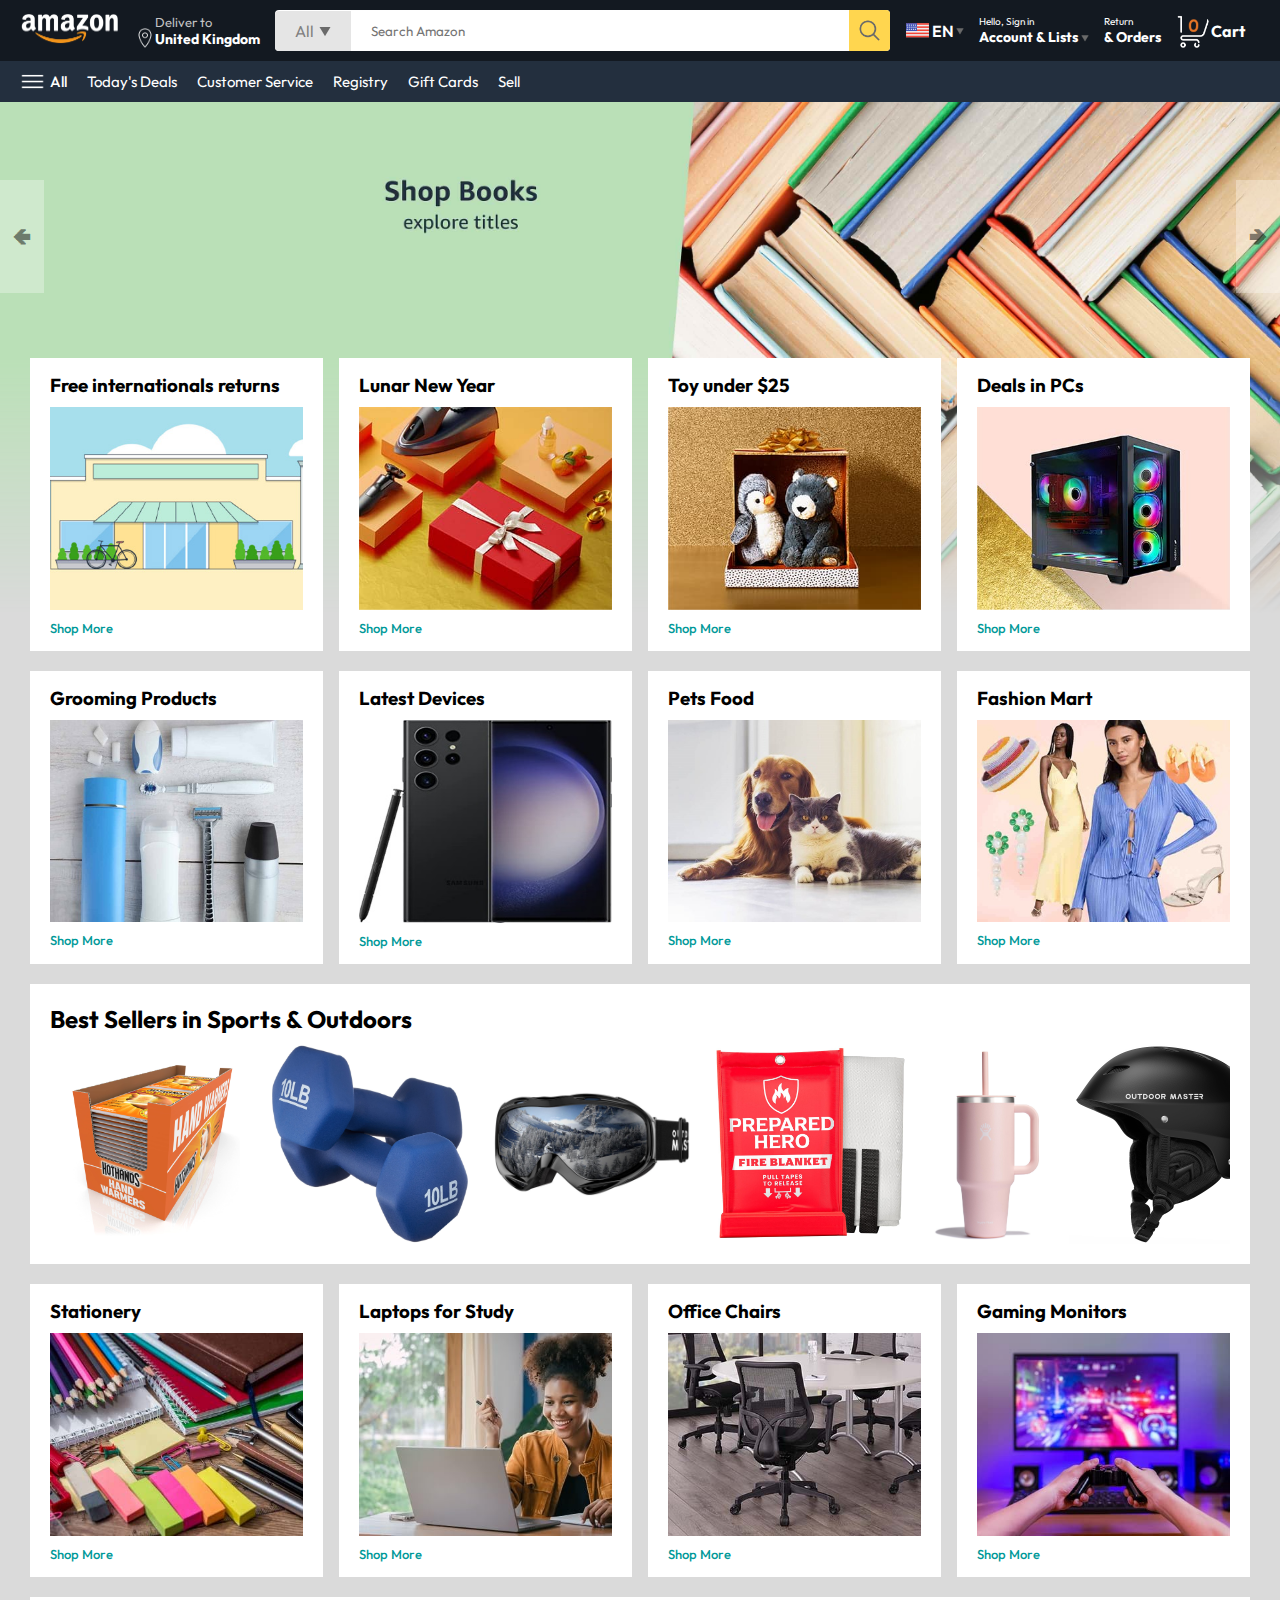
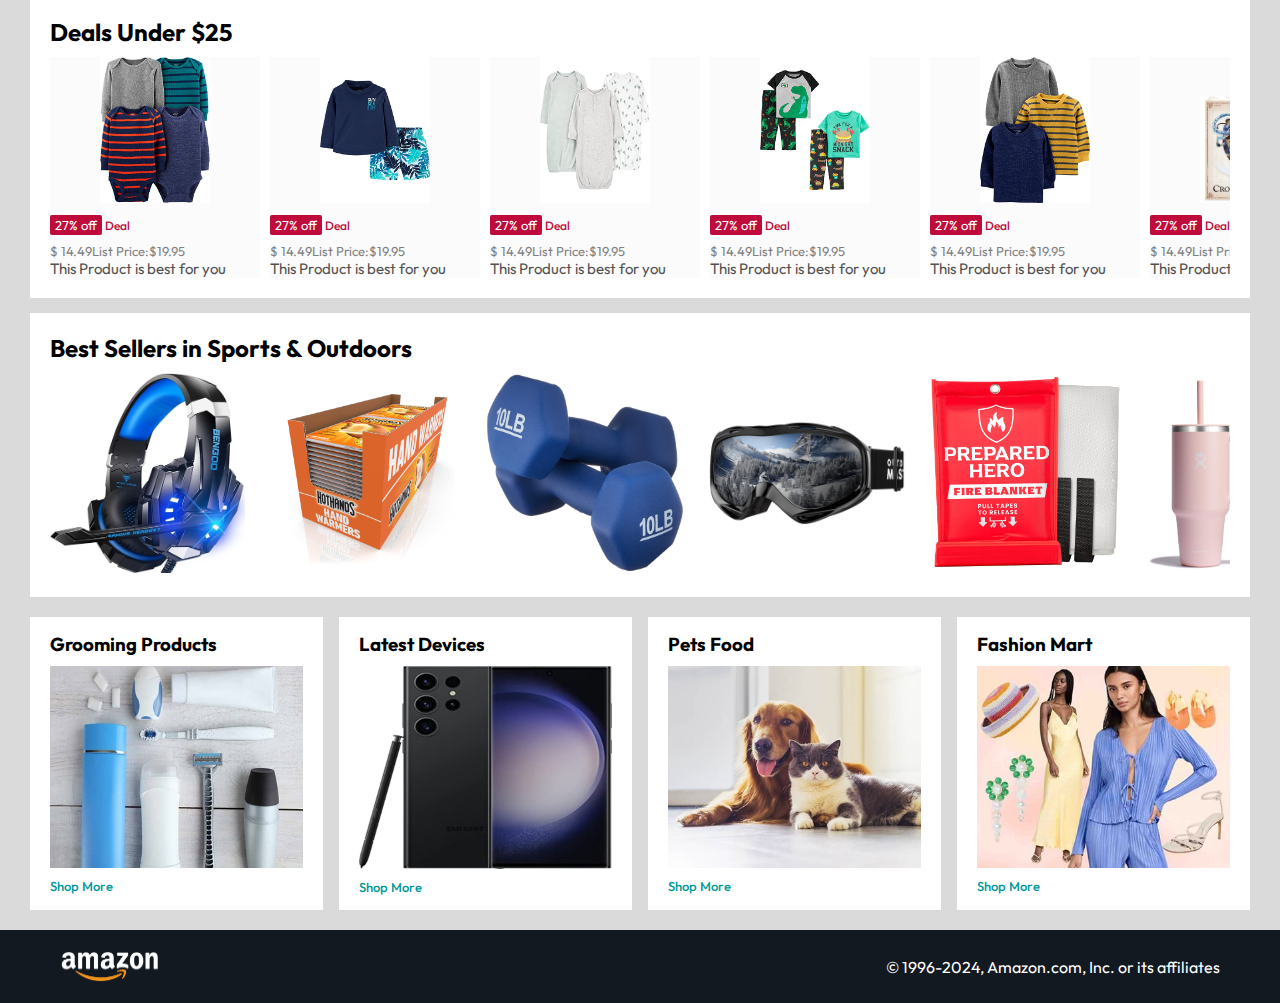
<file: index.html>
<!DOCTYPE html>
<html lang="en">
<head>
    <meta charset="UTF-8">
    <meta name="viewport" content="width=device-width, initial-scale=1.0">
    <link rel="shortcut icon" href="./images/assets/amazon3.webp" type="image/x-icon">
    <link rel="stylesheet" href="./style.css">
    <title>Amazon Clone Website</title>
</head>
<body>

    <!-- Header Section-->

     <nav>
    <a href="./index.html">
        <img src="./images/assets/amazonlogo.png" width="100" alt="">
    </a>
        <div class="navcountry">
            <img src="./images/assets/locationicon.png" height="20" alt="">
            <div>
                <p>Deliver to</p>
                <h1>United Kingdom</h1>
            </div>
        </div>

        <div class="navSearch">
            <div class="navSearchCategory">
                <p>All</p>
                <img src="./images/assets/dropdownicon.png" height="12" alt="">
            </div>
            <input type="text" class="navSearchInput" placeholder="Search Amazon">
            <img src="./images/assets/searchicon.png" class="navSearchIcon" alt="">
        </div>

        <div class="navlanguage">
            <img src="./images/assets/USflag.png" width="25px" alt="">
            <p>EN</p>
            <img src="./images/assets/dropdownicon.png" width="8px" alt="">
        </div>

        <div class="navText">
            <p><a href="./signin.html">Hello, Sign in</a></p>
            <h1>Account & Lists <img src="./images/assets/dropdownicon.png" width="8px" alt=""></h1>
        </div>

        <div class="navText">
            <p>Return</p>
            <h1>& Orders</h1>
        </div>
        
        <a href="./signin.html" class="mobileUsericon" style="display: none;">
            <img src="./images/assets/user.png" alt="">
        </a>

        <a href="./cart.html" class="navCart">
            <img src="./images/assets/carticon.png" width="35px" alt="">
            <h4>Cart</h4>
        </a>
        </nav>
      
        <!-- Menu bar Section-->

     <div class="navBottom">
    <div>
        <img src="./images/assets/menuicon.png" width="25px" alt="">
        <p>All</p>
    </div>
    <p>Today's Deals</p>
    <p>Customer Service</p>
    <p>Registry</p>
    <p>Gift Cards</p>
    <p>Sell</p>
     </div>
    
   <!-- Image Slider Section -->

   <div class="headerSlider">
    <a href="#" class="ControlPrevious">&#129144</a>
    <a href="#" class="ControlNext">&#129146</a>

    <ul>
        <img src="./images/assets/header1.jpg" class="HeaderImg" alt="">
        <img src="./images/assets/header2.jpg" class="HeaderImg" alt="">
        <img src="./images/assets/header3.jpg" class="HeaderImg" alt="">
        <img src="./images/assets/header4.jpg" class="HeaderImg" alt="">
        <img src="./images/assets/header5.jpg" class="HeaderImg" alt="">
        <img src="./images/assets/header6.jpg" class="HeaderImg" alt="">

    </ul>
   </div>

   <div class="BoxRow headerbox">

    <div class="BoxCol">
        <h3>Free internationals returns</h3>
        <img src="./images/assets/box11.jpg" alt="">
        <a href="./index.html">Shop More</a>
    </div>

    <div class="BoxCol">
        <h3>Lunar New Year</h3>
        <img src="./images/assets/box12.jpg" alt="">
        <a href="./index.html">Shop More</a>
    </div>

    <div class="BoxCol">
        <h3>Toy under $25</h3>
        <img src="./images/assets/box13.jpg" alt="">
        <a href="./index.html">Shop More</a>
    </div>

    <div class="BoxCol">
        <h3>Deals in PCs</h3>
        <img src="./images/assets/box14.jpg" alt="">
        <a href="./index.html">Shop More</a>
    </div>
   </div>

   <div class="BoxRow">

    <div class="BoxCol">
        <h3>Grooming Products</h3>
        <img src="./images/assets/box21.jpg" alt="">
        <a href="./index.html">Shop More</a>
    </div>

    <div class="BoxCol">
        <h3>Latest Devices</h3>
        <img src="./images/assets/box22.jpg" alt="">
        <a href="./index.html">Shop More</a>
    </div>

    <div class="BoxCol">
        <h3>Pets Food</h3>
        <img src="./images/assets/box23.jpg" alt="">
        <a href="./index.html">Shop More</a>
    </div>

    <div class="BoxCol">
        <h3>Fashion Mart</h3>
        <img src="./images/assets/box24.jpg" alt="">
        <a href="./index.html">Shop More</a>
    </div>
   </div>

<!-- Product Slider -->

<div class="ProductsSlider">
    <h2>Best Sellers in Sports & Outdoors</h2>
    <div class="products">
        <img src="./images/assets/product11.jpg" alt="">
        <img src="./images/assets/product12.jpg" alt="">
        <img src="./images/assets/product13.jpg" alt="">
        <img src="./images/assets/product14.jpg" alt="">
        <img src="./images/assets/product15.jpg" alt="">
        <img src="./images/assets/product16.jpg" alt="">
        <img src="./images/assets/product17.jpg" alt="">
        <img src="./images/assets/product18.jpg" alt="">
        <img src="./images/assets/product19.jpg" alt="">
        <img src="./images/assets/product110.jpg" alt="">

    </div>
</div>

<div class="BoxRow">

    <div class="BoxCol">
        <h3>Stationery</h3>
        <img src="./images/assets/box31.jpg" alt="">
        <a href="./index.html">Shop More</a>
    </div>

    <div class="BoxCol">
        <h3>Laptops for Study</h3>
        <img src="./images/assets/box32.jpg" alt="">
        <a href="./index.html">Shop More</a>
    </div>

    <div class="BoxCol">
        <h3>Office Chairs</h3>
        <img src="./images/assets/box33.jpg" alt="">
        <a href="./index.html">Shop More</a>
    </div>

    <div class="BoxCol">
        <h3>Gaming Monitors</h3>
        <img src="./images/assets/box34.jpg" alt="">
        <a href="./index.html">Shop More</a>
    </div>
   </div>

   <!-- products slider with Price -->

   <div class="producysSliderWithPrice">
    <h2>Deals Under $25</h2>
    <div class="products">
        <div class="productCard">
            <div class="productImgcontainer">
                <img src="./images/assets/product21.jpg" alt="">
            </div>
            <div class="productOffer">
                <p>27% off</p> <span>Deal</span>
            </div>
            <p class="productPrice">$ <span>14.49</span>List Price:$19.95</p>
            <h4>This Product is best for you</h4>
        </div>

        <div class="productCard">
            <div class="productImgcontainer">
                <img src="./images/assets/product22.jpg" alt="">
            </div>
            <div class="productOffer">
                <p>27% off</p> <span>Deal</span>
            </div>
            <p class="productPrice">$ <span>14.49</span>List Price:$19.95</p>
            <h4>This Product is best for you</h4>
        </div>

        <div class="productCard">
            <div class="productImgcontainer">
                <img src="./images/assets/product23.jpg" alt="">
            </div>
            <div class="productOffer">
                <p>27% off</p> <span>Deal</span>
            </div>
            <p class="productPrice">$ <span>14.49</span>List Price:$19.95</p>
            <h4>This Product is best for you</h4>
        </div>

        <div class="productCard">
            <div class="productImgcontainer">
                <img src="./images/assets/product24.jpg" alt="">
            </div>
            <div class="productOffer">
                <p>27% off</p> <span>Deal</span>
            </div>
            <p class="productPrice">$ <span>14.49</span>List Price:$19.95</p>
            <h4>This Product is best for you</h4>
        </div>

        <div class="productCard">
            <div class="productImgcontainer">
                <img src="./images/assets/product25.jpg" alt="">
            </div>
            <div class="productOffer">
                <p>27% off</p> <span>Deal</span>
            </div>
            <p class="productPrice">$ <span>14.49</span>List Price:$19.95</p>
            <h4>This Product is best for you</h4>
        </div>

        <div class="productCard">
            <div class="productImgcontainer">
                <img src="./images/assets/product26.jpg" alt="">
            </div>
            <div class="productOffer">
                <p>27% off</p> <span>Deal</span>
            </div>
            <p class="productPrice">$ <span>14.49</span>List Price:$19.95</p>
            <h4>This Product is best for you</h4>
        </div>

        <div class="productCard">
            <div class="productImgcontainer">
                <img src="./images/assets/product27.jpg" alt="">
            </div>
            <div class="productOffer">
                <p>27% off</p> <span>Deal</span>
            </div>
            <p class="productPrice">$ <span>14.49</span>List Price:$19.95</p>
            <h4>This Product is best for you</h4>
        </div>

        <div class="productCard">
            <div class="productImgcontainer">
                <img src="./images/assets/product28.jpg" alt="">
            </div>
            <div class="productOffer">
                <p>27% off</p> <span>Deal</span>
            </div>
            <p class="productPrice">$ <span>14.49</span>List Price:$19.95</p>
            <h4>This Product is best for you</h4>
        </div>

        <div class="productCard">
            <div class="productImgcontainer">
                <img src="./images/assets/product29.jpg" alt="">
            </div>
            <div class="productOffer">
                <p>27% off</p> <span>Deal</span>
            </div>
            <p class="productPrice">$ <span>14.49</span>List Price:$19.95</p>
            <h4>This Product is best for you</h4>
        </div>

        <div class="productCard">
            <div class="productImgcontainer">
                <img src="./images/assets/product210.jpg" alt="">
            </div>
            <div class="productOffer">
                <p>27% off</p> <span>Deal</span>
            </div>
            <p class="productPrice">$ <span>14.49</span>List Price:$19.95</p>
            <h4>This Product is best for you</h4>
        </div>

        <div class="productCard">
            <div class="productImgcontainer">
                <img src="./images/assets/product211.jpg" alt="">
            </div>
            <div class="productOffer">
                <p>27% off</p> <span>Deal</span>
            </div>
            <p class="productPrice">$ <span>14.49</span>List Price:$19.95</p>
            <h4>This Product is best for you</h4>
        </div>
    </div>
   </div>

   <div class="ProductsSlider">
    <h2>Best Sellers in Sports & Outdoors</h2>
    <div class="products">
        <a href="./product.html">
        <img src="./images/assets/productimg.jpg" alt="">
        </a>
        <img src="./images/assets/product11.jpg" alt="">
        <img src="./images/assets/product12.jpg" alt="">
        <img src="./images/assets/product13.jpg" alt="">
        <img src="./images/assets/product14.jpg" alt="">
        <img src="./images/assets/product15.jpg" alt="">
        <img src="./images/assets/product16.jpg" alt="">
        <img src="./images/assets/product17.jpg" alt="">
        <img src="./images/assets/product18.jpg" alt="">
        <img src="./images/assets/product19.jpg" alt="">
        <img src="./images/assets/product110.jpg" alt="">

    </div>
</div>

<div class="BoxRow">

    <div class="BoxCol">
        <h3>Grooming Products</h3>
        <img src="./images/assets/box21.jpg" alt="">
        <a href="./index.html">Shop More</a>
    </div>

    <div class="BoxCol">
        <h3>Latest Devices</h3>
        <img src="./images/assets/box22.jpg" alt="">
        <a href="./index.html">Shop More</a>
    </div>

    <div class="BoxCol">
        <h3>Pets Food</h3>
        <img src="./images/assets/box23.jpg" alt="">
        <a href="./index.html">Shop More</a>
    </div>

    <div class="BoxCol">
        <h3>Fashion Mart</h3>
        <img src="./images/assets/box24.jpg" alt="">
        <a href="./index.html">Shop More</a>
    </div>
   </div>

   <!-- Footer Section -->
    
   <footer>
    <img src="./images/assets/amazonlogo.png" width="100" alt="">
    <p>© 1996-2024, Amazon.com, Inc. or its affiliates</p>
   </footer>

   <script src="./script.js"></script>
</body>
</html>
</file>
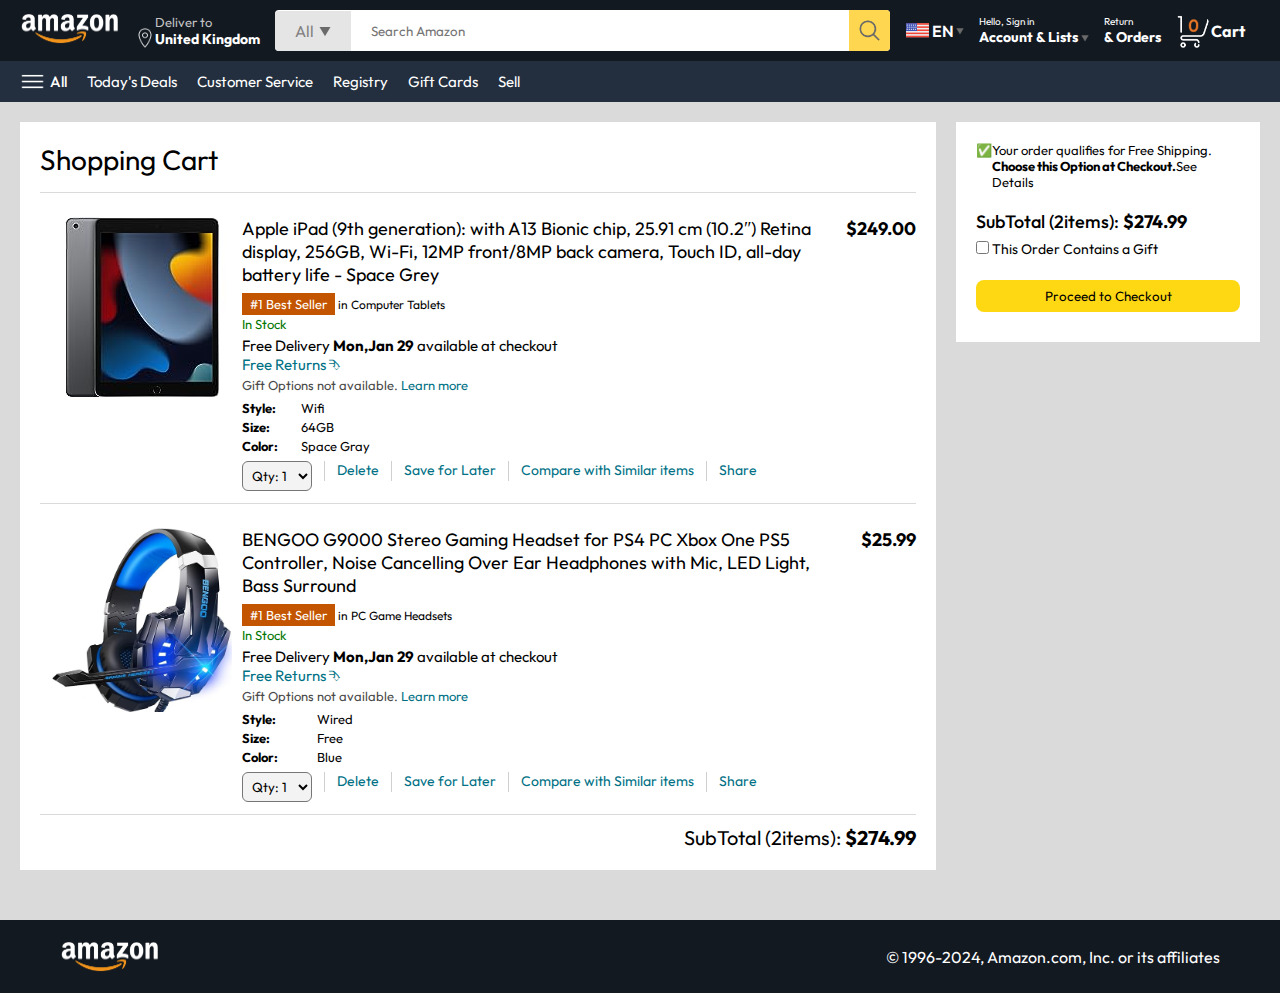
<file: cart.html>
<!DOCTYPE html>
<html lang="en">
<head>
    <meta charset="UTF-8">
    <meta name="viewport" content="width=device-width, initial-scale=1.0">
    <link rel="shortcut icon" href="./images/assets/amazon3.webp" type="image/x-icon">
    <link rel="stylesheet" href="./style.css">
    <link rel="stylesheet" href="./cart.css">
    <title>Cart</title>
</head>
<body>
    
        <!-- Header Section-->

        <nav>
            <a href="./index.html">
                <img src="./images/assets/amazonlogo.png" width="100" alt="">
            </a>
                <div class="navcountry">
                    <img src="./images/assets/locationicon.png" height="20" alt="">
                    <div>
                        <p>Deliver to</p>
                        <h1>United Kingdom</h1>
                    </div>
                </div>
        
                <div class="navSearch">
                    <div class="navSearchCategory">
                        <p>All</p>
                        <img src="./images/assets/dropdownicon.png" height="12" alt="">
                    </div>
                    <input type="text" class="navSearchInput" placeholder="Search Amazon">
                    <img src="./images/assets/searchicon.png" class="navSearchIcon" alt="">
                </div>
        
                <div class="navlanguage">
                    <img src="./images/assets/USflag.png" width="25px" alt="">
                    <p>EN</p>
                    <img src="./images/assets/dropdownicon.png" width="8px" alt="">
                </div>
        
                <div class="navText">
                    <p><a href="./signin.html">Hello, Sign in</a></p>
                    <h1>Account & Lists <img src="./images/assets/dropdownicon.png" width="8px" alt=""></h1>
                </div>
        
                <div class="navText">
                    <p>Return</p>
                    <h1>& Orders</h1>
                </div>
                
                <a href="./signin.html" class="mobileUsericon" style="display: none;">
                    <img src="./images/assets/user.png" alt="">
                </a>

                <a href="" class="navCart">
                    <img src="./images/assets/carticon.png" width="35px" alt="">
                    <h4>Cart</h4>
                </a>
                </nav>
              
                <!-- Menu bar Section-->
        
             <div class="navBottom">
            <div>
                <img src="./images/assets/menuicon.png" width="25px" alt="">
                <p>All</p>
            </div>
            <p>Today's Deals</p>
            <p>Customer Service</p>
            <p>Registry</p>
            <p>Gift Cards</p>
            <p>Sell</p>
             </div>



             <!-- Cart Section -->

             <div class="cart">
                <div class="cartLeft">
                    <h1>Shopping Cart</h1>
                    <hr>
                    <div class="productCartList">
                        <img src="./images/assets/ipadimg.jpg" alt="" width="180px">
                        <div>
                            <div class="ProductCartTitlePrice">
                                <p>Apple iPad (9th generation): with A13 Bionic chip, 25.91 cm (10.2″) Retina display, 256GB, Wi-Fi, 12MP front/8MP back camera, Touch ID, all-day battery life - Space Grey</p>
                                <p><b>$249.00</b></p>
                            </div>

                            <p class="ProductCartBestSeller"><span>#1 Best Seller</span> in Computer Tablets</p>
                            <p class="productCartStock">In Stock</p>
                            <p class="productCartDelivery">Free Delivery <b>Mon,Jan 29</b> available at checkout</p>
                            <p class="productCartReturns">Free Returns &#11191</p>
                            <p class="productCartGiftOption">Gift Options not available. <span>Learn more</span></p>



                            <div class="productCartSpecs">
                                <p><b>Style:</b></p> <p>Wifi</p>
                                <p><b>Size:</b></p> <p>64GB</p>
                                <p><b>Color:</b></p> <p>Space Gray</p>
                            </div>

                            <div class="CartListAction">
                                <select>
                                    <option value="1">Qty: 1</option>
                                    <option value="2">Qty: 2</option>
                                    <option value="3">Qty: 3</option>
                                    <option value="4">Qty: 4</option>
                                    <option value="5">Qty: 5</option>
                                </select>
                                <hr>
                                <p class="ActionBtn">Delete</p>
                                <hr>
                                <p class="ActionBtn">Save for Later</p>
                                <hr>
                                <p class="ActionBtn">Compare with Similar items</p>
                                <hr>
                                <p class="ActionBtn">Share</p>
                            </div>
                        </div>
                    </div>


                    <hr>
                    <div class="productCartList">
                        <img src="./images/assets/productimg.jpg" alt="" width="180px">
                        <div>
                            <div class="ProductCartTitlePrice">
                                <p>BENGOO G9000 Stereo Gaming Headset for PS4 PC Xbox One PS5 Controller, Noise Cancelling Over Ear Headphones with Mic, LED Light, Bass Surround
                                </p>
                                <p><b>$25.99</b></p>
                            </div>

                            <p class="ProductCartBestSeller"><span>#1 Best Seller</span> in PC Game Headsets</p>
                            <p class="productCartStock">In Stock</p>
                            <p class="productCartDelivery">Free Delivery <b>Mon,Jan 29</b> available at checkout</p>
                            <p class="productCartReturns">Free Returns &#11191</p>
                            <p class="productCartGiftOption">Gift Options not available. <span>Learn more</span></p>



                            <div class="productCartSpecs">
                                <p><b>Style:</b></p> <p>Wired</p>
                                <p><b>Size:</b></p> <p>Free</p>
                                <p><b>Color:</b></p> <p>Blue</p>
                            </div>

                            <div class="CartListAction">
                                <select>
                                    <option value="1">Qty: 1</option>
                                    <option value="2">Qty: 2</option>
                                    <option value="3">Qty: 3</option>
                                    <option value="4">Qty: 4</option>
                                    <option value="5">Qty: 5</option>
                                </select>
                                <hr>
                                <p class="ActionBtn">Delete</p>
                                <hr>
                                <p class="ActionBtn">Save for Later</p>
                                <hr>
                                <p class="ActionBtn">Compare with Similar items</p>
                                <hr>
                                <p class="ActionBtn">Share</p>
                            </div>
                        </div>
                    </div>
                    <hr>
                    <div class="CartListSubTotal">
                        SubTotal (2items): <b>$274.99</b>
                    </div>
                </div>
                <div class="cartRight">
                    <div class="cartFreeDelivery">
                        <p>&#x2705</p>
                        <p>Your order qualifies for Free Shipping. <b>Choose this Option at Checkout.</b>See Details</p>
                    </div>
                    <p class="cartSubTotal">SubTotal (2items): <b>$274.99</b></p>
                    <p class="cartRightGift"> <input type="checkbox"> This Order Contains a Gift</p>
                    <button>Proceed to Checkout</button>
                </div>
             </div>


             <footer class="footerCart">
                <img src="./images/assets/amazonlogo.png" width="100" alt="">
                <p>© 1996-2024, Amazon.com, Inc. or its affiliates</p>
               </footer>
</body>
</html>
</file>
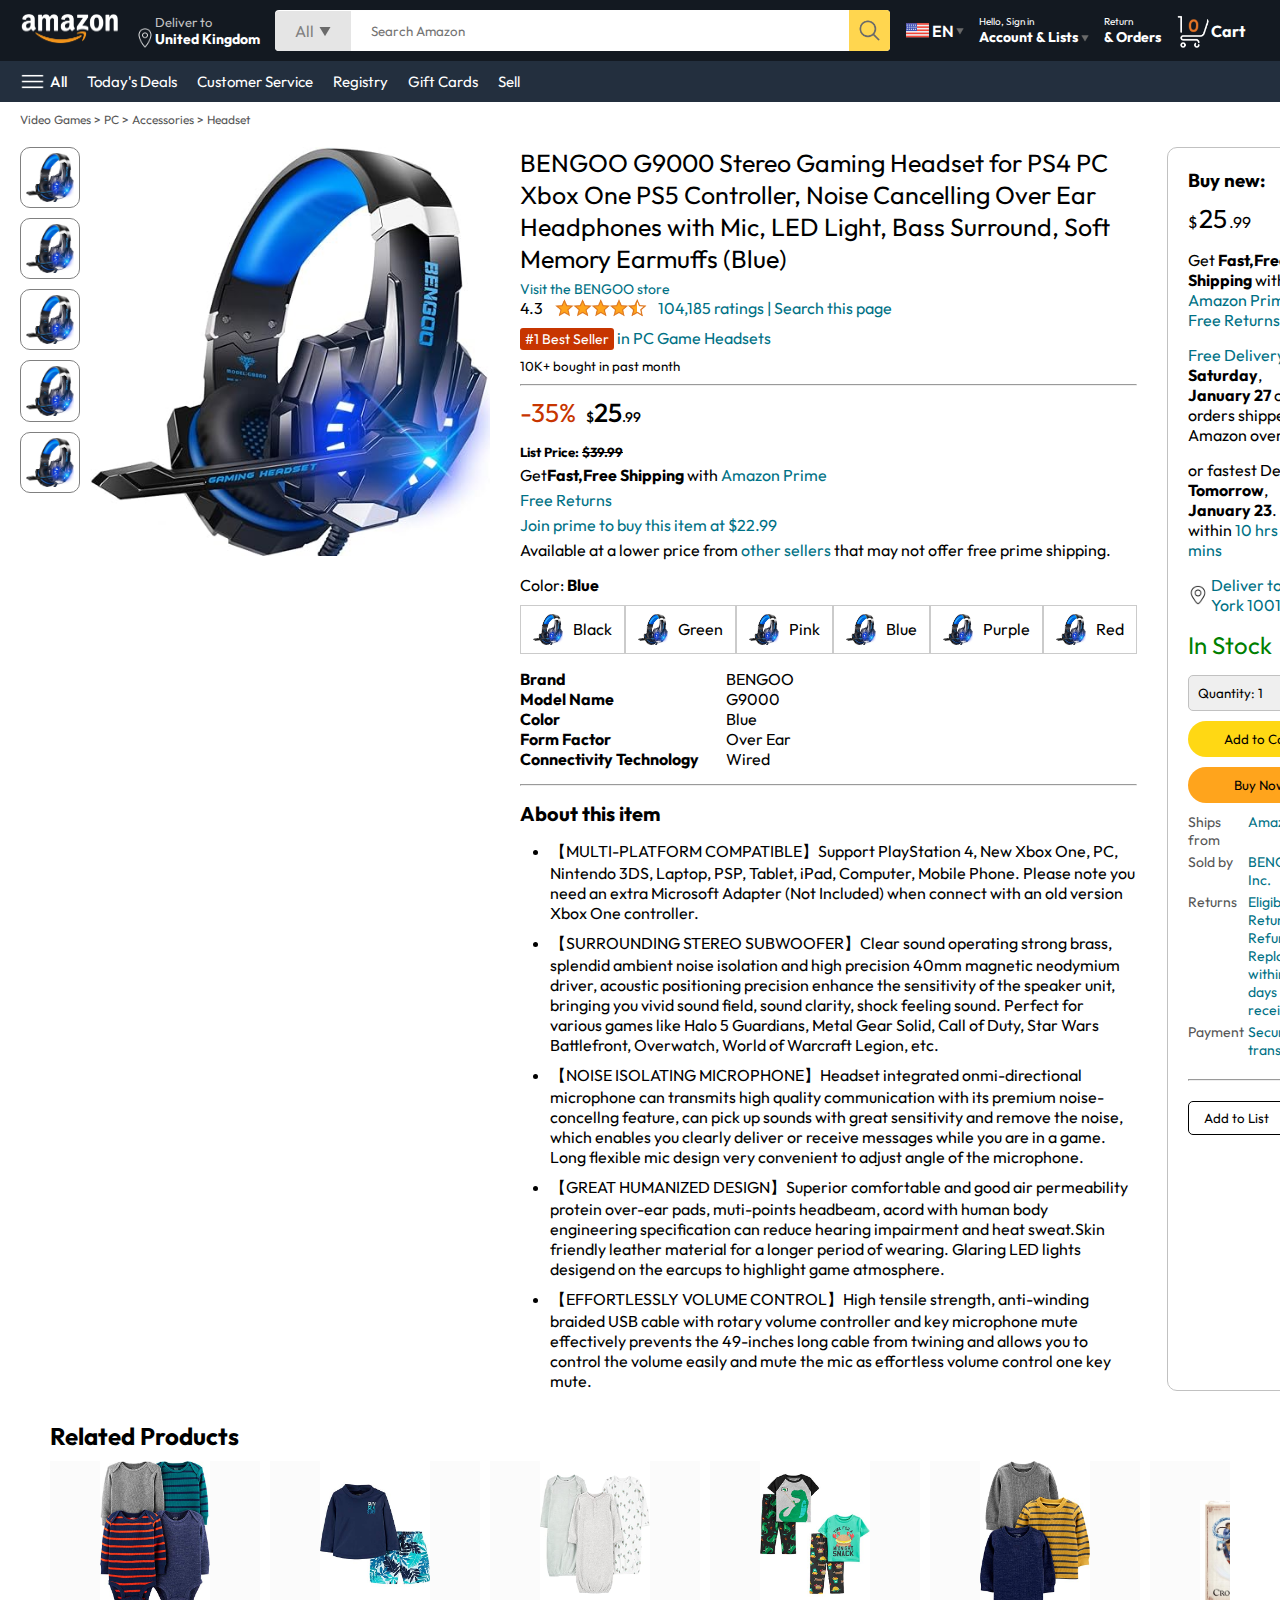
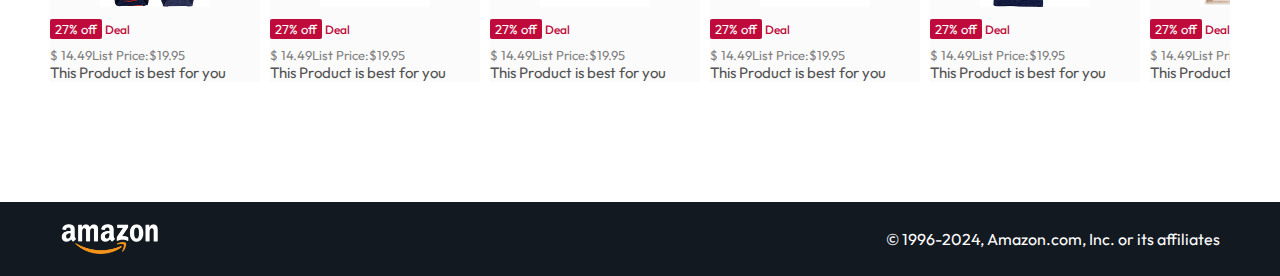
<file: product.html>
<!DOCTYPE html>
<html lang="en">
<head>
    <meta charset="UTF-8">
    <meta name="viewport" content="width=device-width, initial-scale=1.0">
    <title>Product Page</title>

    <link rel="shortcut icon" href="./images/assets/amazon3.webp" type="image/x-icon">
    <link rel="stylesheet" href="style.css">
    <link rel="stylesheet" href="./product.css">
    <link rel="shortcut icon" href="./images/assets/amazon3.webp" type="image/x-icon">
</head>
<body>
    
        <!-- Header Section-->

    <nav>
        <a href="./index.html">
            <img src="./images/assets/amazonlogo.png" width="100" alt="">
        </a>
            <div class="navcountry">
                <img src="./images/assets/locationicon.png" height="20" alt="">
                <div>
                    <p>Deliver to</p>
                    <h1>United Kingdom</h1>
                </div>
            </div>
    
            <div class="navSearch">
                <div class="navSearchCategory">
                    <p>All</p>
                    <img src="./images/assets/dropdownicon.png" height="12" alt="">
                </div>
                <input type="text" class="navSearchInput" placeholder="Search Amazon">
                <img src="./images/assets/searchicon.png" class="navSearchIcon" alt="">
            </div>
    
            <div class="navlanguage">
                <img src="./images/assets/USflag.png" width="25px" alt="">
                <p>EN</p>
                <img src="./images/assets/dropdownicon.png" width="8px" alt="">
            </div>
    
            <div class="navText">
                <p><a href="./signin.html">Hello, Sign in</a></p>
                <h1>Account & Lists <img src="./images/assets/dropdownicon.png" width="8px" alt=""></h1>
            </div>
    
            <div class="navText">
                <p>Return</p>
                <h1>& Orders</h1>
            </div>
            
            <a href="./signin.html" class="mobileUsericon" style="display: none;">
                <img src="./images/assets/user.png" alt="">
            </a>

            <a href="./cart.html" class="navCart">
                <img src="./images/assets/carticon.png" width="35px" alt="">
                <h4>Cart</h4>
            </a>
            </nav>

                    <!-- Menu bar Section-->

     <div class="navBottom">
        <div>
            <img src="./images/assets/menuicon.png" width="25px" alt="">
            <p>All</p>
        </div>
        <p>Today's Deals</p>
        <p>Customer Service</p>
        <p>Registry</p>
        <p>Gift Cards</p>
        <p>Sell</p>
         </div>

         <p class="BreadCrumbs">Video Games > PC > Accessories > Headset</p>

         <div class="productDisplay">
            <div class="productsDimage">

                <div class="productIcons">
                    <img src="./images/assets/productimg.jpg" alt="" width="60">
                    <img src="./images/assets/productimg.jpg" alt="" width="60">
                    <img src="./images/assets/productimg.jpg" alt="" width="60">
                    <img src="./images/assets/productimg.jpg" alt="" width="60">
                    <img src="./images/assets/productimg.jpg" alt="" width="60">
                </div>

            <div class="productMainImg">
                <img src="./images/assets/productimg.jpg" alt="" width="400">

            </div>
            </div>

            <div class="productsdDetails">

             <p class="productTitle">
                BENGOO G9000 Stereo Gaming Headset for PS4 PC Xbox One PS5 Controller, Noise Cancelling Over Ear Headphones with Mic, LED Light, Bass Surround, Soft Memory Earmuffs (Blue)
             </p>
             <p class="brandStore"> Visit the BENGOO store</p>
             
            <div class="productRating">
                <div>
                    <div>4.3 <img src="./images/assets/ratingimg.png" alt="" height="20px"></div>
                    <p>104,185 ratings | Search this page</p>
                </div>
                <p> <span>#1 Best Seller</span> in PC Game Headsets</p>
                <h5>10K+ bought in past month</h5>
                <hr>
            </div>
            <div class="productDPrice">
                <div>
                    <p>-35%</p>
                    <h1>$<span>25</span>.99</h1>
                </div>
                <h5>List Price: <span>$39.99</span></h5>
                <p>Get<b>Fast,Free Shipping</b> with <span>Amazon Prime</span></p>
                <p><span>Free Returns</span></p>
                <p><span>Join prime to buy this item at $22.99</span></p>
                <p>Available at a lower price from <span>other sellers</span> that may not offer free prime shipping.</p>
            </div>

            <div class="productColorSelection">
                <p>Color: <b>Blue</b></p>
                <div class="productColorOptions">
                    <div class="option">
                        <img src="./images/assets/productimg.jpg" alt="" width="30px">
                        <p>Black</p>
                    </div>

                    <div class="option">
                        <img src="./images/assets/productimg.jpg" alt="" width="30px">
                        <p>Green</p>
                    </div>
                    <div class="option">
                        <img src="./images/assets/productimg.jpg" alt="" width="30px">
                        <p>Pink</p>
                    </div>
                    <div class="option">
                        <img src="./images/assets/productimg.jpg" alt="" width="30px">
                        <p>Blue</p>
                    </div>
                    <div class="option">
                        <img src="./images/assets/productimg.jpg" alt="" width="30px">
                        <p>Purple</p>
                    </div>
                    <div class="option">
                        <img src="./images/assets/productimg.jpg" alt="" width="30px">
                        <p>Red</p>
                    </div>
                </div>
            </div>

            <div class="productInfo">
                <p><b>Brand</b></p> <p>BENGOO</p>
                <p><b>Model Name</b></p> <p>G9000</p>
                <p><b>Color</b></p> <p>Blue</p>
                <p><b>Form Factor</b></p> <p>Over Ear</p>
                <p><b>Connectivity Technology</b></p> <p>Wired</p>
            </div>
            <hr>
            <div class="productDescription">
                <h1>About this item</h1>
                <ul>
                    <li>【MULTI-PLATFORM COMPATIBLE】Support PlayStation 4, New Xbox One, PC, Nintendo 3DS, Laptop, PSP, Tablet, iPad, Computer, Mobile Phone. Please note you need an extra Microsoft Adapter (Not Included) when connect with an old version Xbox One controller.</li>
                    <li>【SURROUNDING STEREO SUBWOOFER】Clear sound operating strong brass, splendid ambient noise isolation and high precision 40mm magnetic neodymium driver, acoustic positioning precision enhance the sensitivity of the speaker unit, bringing you vivid sound field, sound clarity, shock feeling sound. Perfect for various games like Halo 5 Guardians, Metal Gear Solid, Call of Duty, Star Wars Battlefront, Overwatch, World of Warcraft Legion, etc.</li>
                    <li>【NOISE ISOLATING MICROPHONE】Headset integrated onmi-directional microphone can transmits high quality communication with its premium noise-concellng feature, can pick up sounds with great sensitivity and remove the noise, which enables you clearly deliver or receive messages while you are in a game. Long flexible mic design very convenient to adjust angle of the microphone. </li>
                    <li>【GREAT HUMANIZED DESIGN】Superior comfortable and good air permeability protein over-ear pads, muti-points headbeam, acord with human body engineering specification can reduce hearing impairment and heat sweat.Skin friendly leather material for a longer period of wearing. Glaring LED lights desigend on the earcups to highlight game atmosphere. </li>
                    <li>【EFFORTLESSLY VOLUME CONTROL】High tensile strength, anti-winding braided USB cable with rotary volume controller and key microphone mute effectively prevents the 49-inches long cable from twining and allows you to control the volume easily and mute the mic as effortless volume control one key mute.</li>
                </ul>
            </div>
            </div>


            <div class="productsDPurchase">
                <div class="title">
                    <h3>Buy new:</h3><img src="./images/assets/circleicon.png" alt="" width="20px">
                </div>
                    <h1 class="price">$<span>25</span>.99</h1>
                    <div class="gap">
                    <p>Get <b>Fast,Free Shipping</b> with <span>Amazon Prime</span></p>
                    <p><span>Free Returns</span></p>
                </div>
                
                <div class="gap">
                    <p><span>Free Delivery</span> <b>Saturday</b>,</p>
                    <p><b>January 27</b> on orders shipped by Amazon over $35</p>
                </div>

                <div class="gap">
                    <p>or fastest Delivery <b>Tomorrow</b>, <b>January 23</b>. Order within <span>10 hrs 56 mins</span></p>
                </div>

                <div class="DeliveryLocation">
                    <img src="./images/assets/locationicondark.png" alt="" width="20px">
                    <p><span>Deliver to New York 10014</span></p>
                </div>
                <h2 class="productStock">In Stock</h2>
                <select class="productQuantity">
                    <option value="1">Quantity: 1</option>
                    <option value="2">Quantity: 2</option>
                    <option value="3">Quantity: 3</option>
                </select>

                <button class="btn">Add to Cart</button>
                <button class="btn productBuy">Buy Now</button>
                
                <div class="productSellerInfo">
                <p>Ships from</p> <p><span>Amazon</span></p>
                <p>Sold by</p> <p><span>BENGOO Inc.</span></p>
                <p>Returns</p> <p><span>Eligible for Return, Refund or Replacement within 30 days of receipt</span></p>
                <p>Payment</p> <p><span>Secure transaction</span></p>
                </div>
                <hr>
                <button class="productAddList">Add to List</button>
            </div>
         </div>

         <div class="producysSliderWithPrice">
            <h2>Related Products</h2>
            <div class="products">
                <div class="productCard">
                    <div class="productImgcontainer">
                        <img src="./images/assets/product21.jpg" alt="">
                    </div>
                    <div class="productOffer">
                        <p>27% off</p> <span>Deal</span>
                    </div>
                    <p class="productPrice">$ <span>14.49</span>List Price:$19.95</p>
                    <h4>This Product is best for you</h4>
                </div>
        
                <div class="productCard">
                    <div class="productImgcontainer">
                        <img src="./images/assets/product22.jpg" alt="">
                    </div>
                    <div class="productOffer">
                        <p>27% off</p> <span>Deal</span>
                    </div>
                    <p class="productPrice">$ <span>14.49</span>List Price:$19.95</p>
                    <h4>This Product is best for you</h4>
                </div>
        
                <div class="productCard">
                    <div class="productImgcontainer">
                        <img src="./images/assets/product23.jpg" alt="">
                    </div>
                    <div class="productOffer">
                        <p>27% off</p> <span>Deal</span>
                    </div>
                    <p class="productPrice">$ <span>14.49</span>List Price:$19.95</p>
                    <h4>This Product is best for you</h4>
                </div>
        
                <div class="productCard">
                    <div class="productImgcontainer">
                        <img src="./images/assets/product24.jpg" alt="">
                    </div>
                    <div class="productOffer">
                        <p>27% off</p> <span>Deal</span>
                    </div>
                    <p class="productPrice">$ <span>14.49</span>List Price:$19.95</p>
                    <h4>This Product is best for you</h4>
                </div>
        
                <div class="productCard">
                    <div class="productImgcontainer">
                        <img src="./images/assets/product25.jpg" alt="">
                    </div>
                    <div class="productOffer">
                        <p>27% off</p> <span>Deal</span>
                    </div>
                    <p class="productPrice">$ <span>14.49</span>List Price:$19.95</p>
                    <h4>This Product is best for you</h4>
                </div>
        
                <div class="productCard">
                    <div class="productImgcontainer">
                        <img src="./images/assets/product26.jpg" alt="">
                    </div>
                    <div class="productOffer">
                        <p>27% off</p> <span>Deal</span>
                    </div>
                    <p class="productPrice">$ <span>14.49</span>List Price:$19.95</p>
                    <h4>This Product is best for you</h4>
                </div>
        
                <div class="productCard">
                    <div class="productImgcontainer">
                        <img src="./images/assets/product27.jpg" alt="">
                    </div>
                    <div class="productOffer">
                        <p>27% off</p> <span>Deal</span>
                    </div>
                    <p class="productPrice">$ <span>14.49</span>List Price:$19.95</p>
                    <h4>This Product is best for you</h4>
                </div>
        
                <div class="productCard">
                    <div class="productImgcontainer">
                        <img src="./images/assets/product28.jpg" alt="">
                    </div>
                    <div class="productOffer">
                        <p>27% off</p> <span>Deal</span>
                    </div>
                    <p class="productPrice">$ <span>14.49</span>List Price:$19.95</p>
                    <h4>This Product is best for you</h4>
                </div>
        
                <div class="productCard">
                    <div class="productImgcontainer">
                        <img src="./images/assets/product29.jpg" alt="">
                    </div>
                    <div class="productOffer">
                        <p>27% off</p> <span>Deal</span>
                    </div>
                    <p class="productPrice">$ <span>14.49</span>List Price:$19.95</p>
                    <h4>This Product is best for you</h4>
                </div>
        
                <div class="productCard">
                    <div class="productImgcontainer">
                        <img src="./images/assets/product210.jpg" alt="">
                    </div>
                    <div class="productOffer">
                        <p>27% off</p> <span>Deal</span>
                    </div>
                    <p class="productPrice">$ <span>14.49</span>List Price:$19.95</p>
                    <h4>This Product is best for you</h4>
                </div>
        
                <div class="productCard">
                    <div class="productImgcontainer">
                        <img src="./images/assets/product211.jpg" alt="">
                    </div>
                    <div class="productOffer">
                        <p>27% off</p> <span>Deal</span>
                    </div>
                    <p class="productPrice">$ <span>14.49</span>List Price:$19.95</p>
                    <h4>This Product is best for you</h4>
                </div>
            </div>
           </div>

           <footer class="productFooter">
            <img src="./images/assets/amazonlogo.png" width="100" alt="">
            <p>© 1996-2024, Amazon.com, Inc. or its affiliates</p>
           </footer>

           <script>
            const scrollcontainer = document.querySelectorAll('.products');
            for (const item of scrollcontainer) {
            item.addEventListener('wheel',(evt) =>{
            evt.preventDefault();
            item.scrollLeft += evt.deltaY;
            });   
}
           </script>
</body>
</html>
</file>
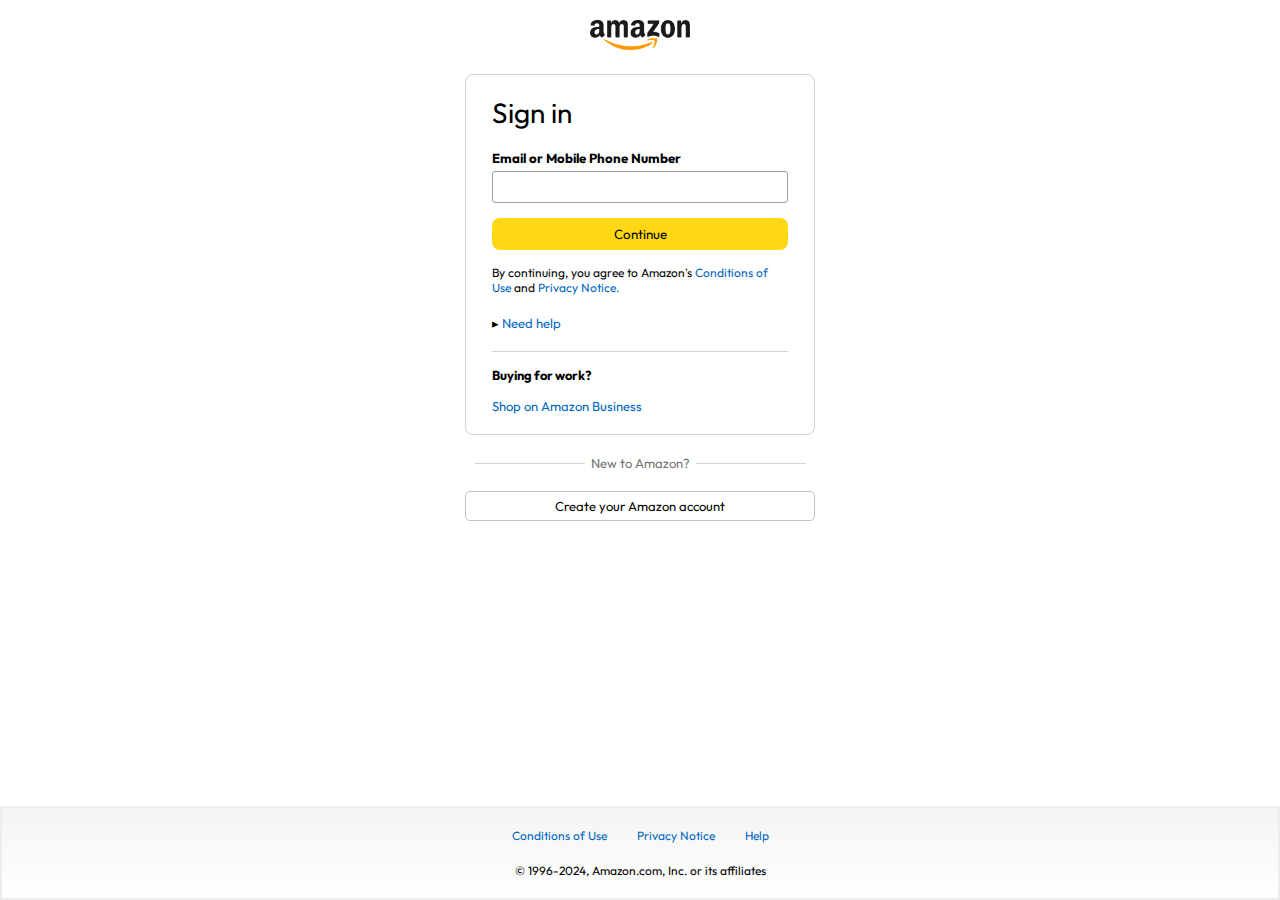
<file: signin.html>
<!DOCTYPE html>
<html lang="en">
<head>
    <meta charset="UTF-8">
    <meta name="viewport" content="width=device-width, initial-scale=1.0">
    <link rel="shortcut icon" href="./images/assets/amazon3.webp" type="image/x-icon">
    <title>Sign In</title>
<link rel="stylesheet" href="./signin.css">
</head>
<body>
    <a href="./index.html"><img class="logo" src="./images/assets/amazonlogodark.png" alt="" width="100px"></a>
    <div class="signinContainer">
        <h1 class="signinTitle">Sign in</h1>
        <h5 class="inputLabel">Email or Mobile Phone Number</h5>
        <input type="text">
        <button>Continue</button>
        <p class="signinCondition">By continuing, you agree to Amazon's<span> Conditions of Use</span> and <span>Privacy Notice.</span> 
        </p>
        <p class="signinHelp"> &#9656 <span>Need help</span></p>
        <hr>
        <h4>Buying for work?</h4>
        <p class="signinBussiness"><span>Shop on Amazon Business</span></p>
    </div>

    <div class="signinBottom">
        <hr>
        <p>New to Amazon?</p>
        <hr>
    </div>
    <a href="./signup.html"><button class="signinSignupBtn">Create your Amazon account</button>
    </a>
    <footer>
        <div class="footerLinks">
            <a href="#">Conditions of Use</a>
            <a href="#">Privacy Notice</a>
            <a href="#">Help</a>
        </div>
        <p class="footerCopyright">© 1996-2024, Amazon.com, Inc. or its affiliates</p>
    </footer>
</body>
</html>
</file>
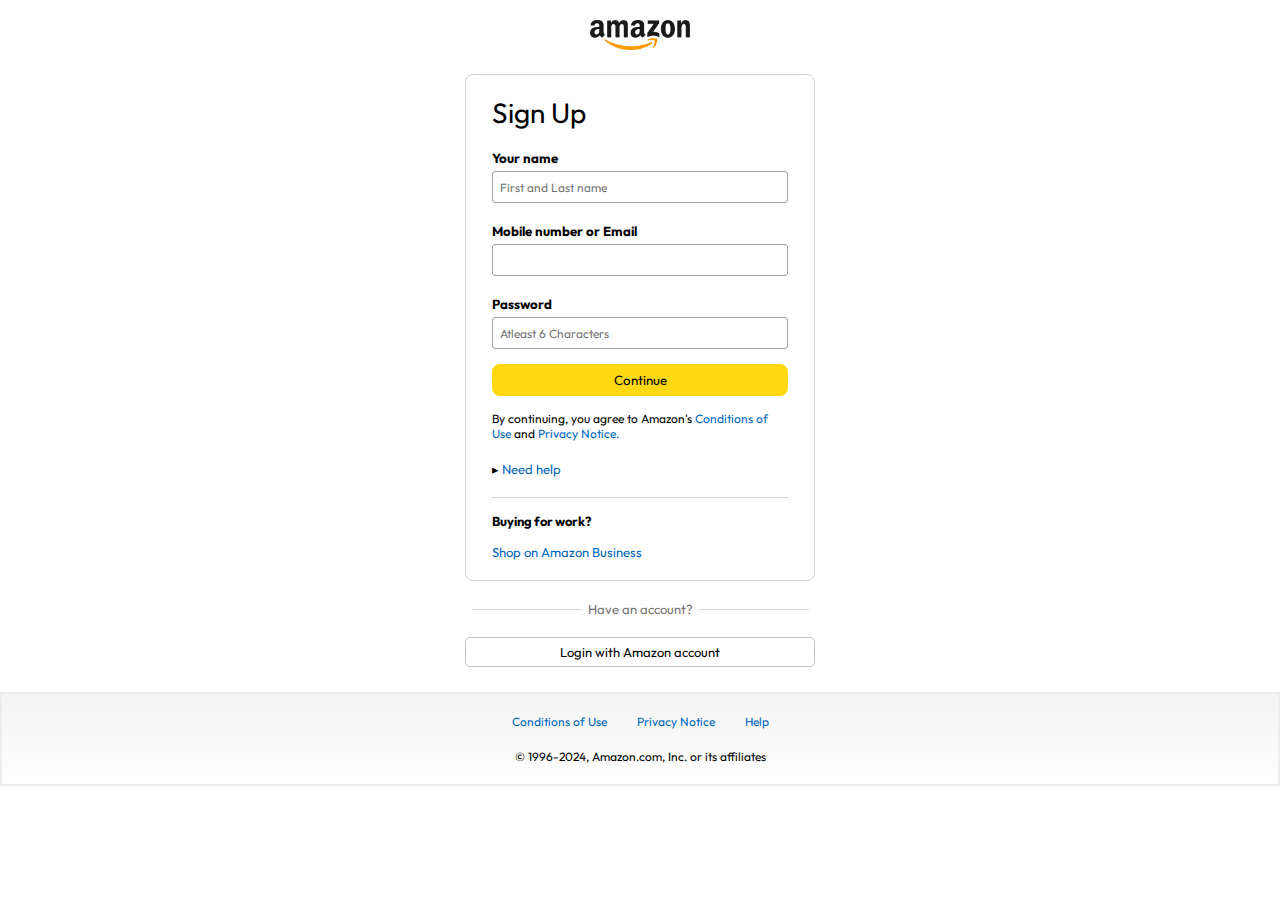
<file: signup.html>
<!DOCTYPE html>
<html lang="en">
<head>
    <meta charset="UTF-8">
    <meta name="viewport" content="width=device-width, initial-scale=1.0">
    <link rel="shortcut icon" href="./images/assets/amazon3.webp" type="image/x-icon">
    <title>Sign up</title>
    <link rel="stylesheet" href="./signin.css">

    <style>
        footer{
            position: relative;
            top: 5px;
        }
    </style>
</head>
<body>
    <a href="./index.html"><img class="logo" src="./images/assets/amazonlogodark.png" alt="" width="100px"></a>
    <div class="signinContainer">
        <h1 class="signinTitle">Sign Up</h1>
        <h5 class="inputLabel">Your name</h5>
        <input type="text" placeholder="First and Last name">
        <h5 class="inputLabel">Mobile number or Email</h5>
        <input type="text">
        <h5 class="inputLabel">Password</h5>
        <input type="password" placeholder="Atleast 6 Characters">
        <button>Continue</button>
        <p class="signinCondition">By continuing, you agree to Amazon's<span> Conditions of Use</span> and <span>Privacy Notice.</span> 
        </p>
        <p class="signinHelp"> &#9656 <span>Need help</span></p>
        <hr>
        <h4>Buying for work?</h4>
        <p class="signinBussiness"><span>Shop on Amazon Business</span></p>
    </div>
    <div class="signinBottom">
        <hr>
        <p>Have an account?</p>
        <hr>
    </div>
    <a href="./signin.html">
        <button class="signinSignupBtn">Login with Amazon account</button>
    </a>
    <footer>
        <div class="footerLinks">
            <a href="#">Conditions of Use</a>
            <a href="#">Privacy Notice</a>
            <a href="#">Help</a>
        </div>
        <p class="footerCopyright">© 1996-2024, Amazon.com, Inc. or its affiliates</p>
    </footer>

</body>
</html>
</file>
<file: style.css>
@import url('https://fonts.googleapis.com/css2?family=Outfit:wght@400..800&display=swap');

*{
    margin: 0;
    padding: 0;
    box-sizing: border-box;
    font-family: outfit;
}
body{
    background: #dadada;
}
a{
    text-decoration: none;
    color: inherit;
}
nav{
    display: flex;
    align-items: center;
    justify-content: space-between;
    background: #131921;
    padding: 10px 20px;
    color: white;
}
.navcountry{
    display: flex;
    align-items: end;
    margin-left: 15px;
    font-size: 13px;
    color: #c4c4c4;
}
.navcountry h1{
    color: white;
    font-size: 14px;
}
.navSearch{
    flex: 1;
    display: flex;
    align-items: center;
    background: white;
    color: gray;
    max-width: 1000px;
    border-radius: 4px;
    margin-left: 15px;
}
.navSearchCategory{
    display: flex;
    align-items: center;
    padding: 10px 20px;
    gap: 5px;
    background: #e5e5e5;
    border-radius: 4px 0px 0px 4px;
}
.navSearchInput{
    border: none;
    outline: none;
    padding-left: 20px;
    width: 100%;
}
.navSearchIcon{
    max-width: 41px;
    padding: 8px;
    background: #ffd64f;
    border-radius: 0px 4px 4px 0px;
}
.navlanguage{
    display: flex;
    align-items: center;
    gap: 2px;
    font-weight: 600;
    margin-left: 15px;
}
.navText{
    margin-left: 15px;
}
.navText p{
    font-size: 10px;
}
.navText h1{
    font-size: 14px;
}
.navCart{
    display: flex;
    align-items: center;
    margin: 0px 15px;
}
.navBottom{
    display: flex;
    align-items: center;
    gap: 20px;
    padding: 8px 20px;
    background: #232f3e;
    color: white;
    font-size: 15px;
}
.navBottom div{
    display: flex;
    align-items: center;
    gap: 5px;
    font-weight: 500;
}
.headerSlider ul{
    display: flex;
    overflow-y: hidden;
}
.HeaderImg{
    width: 100%;
    mask-image: linear-gradient(to bottom, #000000 50%, transparent 100%);
}
.headerSlider a{
    position: absolute;
    top: 20%;
    z-index: 1;
    padding: 5vh 1vw;
    background: #ffffff4f;
    color: #0000007b;
    text-decoration: none;
    font-weight: 600;
    font-size: 18px;
    cursor: pointer;
}
.ControlNext{
    right: 0;
}
.BoxRow{
    display: flex;
    flex-wrap: wrap;
    row-gap: 20px;
    justify-content: space-between;
    margin: 20px 30px;
}
.BoxCol{
    display: flex;
    flex-direction: column;
    gap: 10px;
    padding: 15px 20px;
    background: white;
    max-width: 24%;
    min-width: 200px;
    z-index: 1;
}
.BoxCol a{
    font-size: 13px;
    color: #009999;
    font-weight: 500;
}
.headerbox{
    margin-top: -20vw;
}
.ProductsSlider{
        background: white;
        margin: 0px 30px;
        padding: 20px;
        margin-bottom: 15px;
}
.ProductsSlider .products{
    display: flex;
    overflow-x: auto;
    gap: 20px;
    margin-top: 10px;
}
.ProductsSlider .products img{
    max-width: 200px;
    max-height: 200px;    
}
.ProductsSlider .products::-webkit-scrollbar{
    display: none;
}
.producysSliderWithPrice{
    background: white;
    margin: 0px 30px;
    padding: 20px;
    margin-bottom: 15px;
}
.producysSliderWithPrice .products{
    display: flex;
    overflow-x: auto;
    gap: 10px;
    margin-top: 10px;
}
.producysSliderWithPrice .products::-webkit-scrollbar{
    display: none;
}
.productCard{
    display: flex;
    flex-direction: column;
    justify-content: end;
    min-width: 210px;
    background: #fbfbfb;
}
.productCard img{
    width: 110px;
    margin: 0px 50px;
}
.productOffer p{
    background: #be0b3b;
    color: white;
    display: inline-block;
    padding: 2px 5px;
    border-radius: 2px;
    margin: 8px 0px;
    font-size: 13px;
}
.productOffer span{
    color: #be0b3b;
    font-weight: 500;
    font-size: 12px;
}
.productPrice{
    color: gray;
    font-size: 13px;
}
.productCard h4{
    color: #525252;
    font-size: 15px;
    font-weight: 400;
}
footer{
    display: flex;
    justify-content: space-between;
    align-items: center;
    color: white;
    background: #131921;
    padding: 20px 60px;
}

/* Responsive Webdesign */

@media only screen and (max-width:900px) {
    nav{
        flex-wrap: wrap;
    }
    .navSearch{
        order: 7;
        margin: 15px 0px 5px;
        min-width: 300px;
    }
    .BoxCol{
        max-width: 48%;
    }
}

@media only screen and (max-width:600px){
    .navcountry{
        display: none;
    }
    .navlanguage{
        display: none;
    }
    .navText{
        display: none;  
    }
    .navBottom{
        font-size: 13px;
        gap: 10px;
        overflow-x: scroll;
    }
    .navBottom::-webkit-scrollbar{
        display: none;
    }
    .navBottom p{
        text-wrap: nowrap;
    }
    .mobileUsericon{
        display: flex !important;
        flex: 1;
        justify-content: flex-end;
    }
    .mobileUsericon img{
        width: 25px;
    }
    .navCart h4{
        display: none;
    }
    .navCart img{
        width: 25px;
    }
    .headerSlider a{
        top: 24%;
        padding: 2vh 1vw;
        font-size: 15px;
    }
    .BoxCol{
        max-width: 100%;
        width: 100%;
    }
    footer{
        justify-content: center;
        flex-direction: column;
        font-size: 14px;
    }
}
</file>
<file: cart.css>
.cart{
    display: flex;
    gap: 20px;
    margin: 20px;
}
.cartLeft{
    background: white;
    padding: 20px;
}
.cartLeft h1{
    font-size: 28px;
    font-weight: 400;
    margin-bottom: 15px;
}
.cartLeft hr{
    border: none;
    height: 1px;
    background: #dadada;
}
.productCartList{
    display: flex;
    align-items:start;
    gap: 10px;
    padding: 24px 0px 12px 12px;
}
.ProductCartTitlePrice{
    display: flex;
    gap: 20px;
    font-size: 18px;
}
.ProductCartBestSeller{
    font-size: 12px;
    margin-top: 10px;
}
.ProductCartBestSeller span{
    font-size: 13px;
    background: #c45500;
    color: white;
    padding: 3px 8px;
}
.productCartStock{
    font-size: 13px;
    color: #007600;
    margin: 4px 0px;
}
.productCartDelivery{
    font-size: 15px;
}
.productCartReturns{
    font-size: 15px;
    color: #007185;
    font-weight: 400;
}
.productCartGiftOption{
    color: #494949;
    font-size: 13px;
    margin: 3px 0px
}
.productCartGiftOption span{
    color: #007185;
}
.productCartSpecs{
    max-width: 150px;
    display: grid;
    grid-template-columns: auto auto;
    row-gap: 3px;
    font-size: 13px;
    margin: 7px 0px;
}
.CartListAction{
    display: flex;
    gap: 12px;
    font-size: 14px;
    color: #007185;
}
.CartListAction hr{
    height: 20px;
    width: 1px;
    background: #cfcfcf;
}
.CartListAction select{
    padding: 5px;
    border-radius: 6px;
    background: #f3f3f3;
}
.CartListSubTotal{
    text-align: right;
    font-size: 20px;
    margin-top: 10px;
}
.cartRight{
    background: white;
    padding: 20px;
    max-height: 220px;
    min-width: 280px;
}
.cartFreeDelivery{
    display: flex;
    font-size: 13px;
}
.cartSubTotal{
    margin-top: 20px;
    font-size: 18px;
    font-weight: 500;
}
.cartRightGift{
    margin: 7px 0px;
    font-size: 14px;
}
.cartRight button{
    width: 100%;
    height: 32px;
    margin: 15px 0px;
    background: #ffd814;
    border: none;
    border-radius: 8px;
    cursor: pointer;
}
.cartRight button:hover{
    background: #ebc712;
}
.footerCart{
    margin-top: 50px;
}

/* Responsive Webdesign */

@media only screen and (max-width:900px){
    .cart{
        flex-wrap: wrap;
    }
}

@media only screen and (max-width:600px){
    .productCartList{
        padding: 24px 0px;
    }
    .productCartList img{
        width: 80px;
    }
    .ProductCartTitlePrice{
        flex-wrap: wrap;
        font-size: 14px;
    }
    .productCartDelivery{
        font-size: 13px;
    }
    .CartListAction .ActionBtn:nth-last-child(1){
       display: none;
    }
    .CartListAction hr:nth-last-child(2){
        display: none;
     }
     .CartListAction .ActionBtn:nth-last-child(3){
        display: none;
     }
     .CartListAction hr:nth-last-child(4){
        display: none;
     }
     .cartRight{
        min-width: 100%;
     }

}
</file>
<file: product.css>
body{
    background: white;
}
.BreadCrumbs{
    padding: 10px 20px;
    font-size: 12px;
    color: #565656;
}
.productDisplay{
    min-height: 100%;
    padding: 10px 20px;
    display: flex;
}
.productsDimage{
    display: flex;
    gap: 10px;
}
.productIcons{
    display: flex;
    flex-direction: column;
    gap: 10px;
}
.productIcons img{
    border: 1px solid gray;
    border-radius: 10px;
    padding: 5px;
}
.productsdDetails{
    margin: 0px 30px;
}
.productTitle{
    font-size: 25px;
}
.brandStore{
    margin-top: 5px;
    color: #007185;
    font-size: 14px;
}
.productRating{
    display: flex;
    flex-direction: column;
    gap: 10px;
}
.productRating div{
    display: flex;
    align-items: center;
    gap: 10px;
}
.productRating p{
    color: #007185;
}
.productRating p span{
    color: white;
    background: #c73500;
    padding: 2px 5px;
    border-radius: 3px;
    font-size: 14px;
}
.productRating h5{
    font-weight: 400;
}
.productDPrice{
    display: flex;
    flex-direction: column;
    gap: 5px;
}
.productDPrice div{
    display: flex;
    align-items: center;
    gap: 10px;
    margin: 10px 0px;
}
.productDPrice div p{
    font-size: 26px;
    color: #c73500;
}
.productDPrice div h1{
    font-size: 14px;
    font-weight: 500;
}
.productDPrice div h1 span{
    font-size: 26px;
    font-weight: 500;
}
.productDPrice div h5{
    color: #565656; 
    font-weight: 400;
}
.productDPrice h5 span{
    text-decoration: line-through;
}
.productDPrice p span{
    color: #007185;
}
.productColorSelection{
    margin: 15px 0px;
}
.productColorOptions{
    display: flex;
    justify-content: space-between;
    margin-top: 10px;
}
.option{
    display: flex;
    align-items: center;
    padding: 8px 12px;
    border: 1px solid #cbcbcb;
    gap: 10px;
}
.productInfo{
    display: grid;
    grid-template-columns: auto auto;
    max-width: 300px;
    margin-bottom: 15px;
}
.productDescription h1{
    font-size: 20px;
    margin: 15px 0px;
}
.productDescription ul{
    display: flex;
    flex-direction: column;
    gap: 10px;
    margin-left: 30px;
}
.productsDPurchase{
    width: 100%;
    max-width: 280px;
    border: 1px solid #c1c1c1;
    border-radius: 10px;
    padding: 20px;
}
.productsDPurchase .title{
    display: flex;
    justify-content: space-between;
    align-items: center;
}
.productsDPurchase .price{
    font-size: 16px;
    font-weight: 400;
    margin: 10px 0px; 
}
.productsDPurchase .price span{
    font-size: 26px;
    padding: 2px;
}
.productsDPurchase .gap{
    margin: 15px 0px;
}
.productsDPurchase p span{
    color: #007185;
}
.DeliveryLocation{
    display: flex;
    align-items: center;
    gap: 3px;
}
.productStock{
    margin: 15px 0px;
    color: green;
    font-weight: 400;
}
.productQuantity{
    padding: 8px 5px;
    outline: none;
    width: 100%;
    border-radius: 5px;
    background: #efefef;
    border-color: #c1c1c1;
}
.productsDPurchase .btn{
    outline: none;
    border: none;
    background: #ffd814;
    width: 100%;
    padding: 10px 0px;
    margin-top: 10px;
    border-radius:50px;
    cursor: pointer;
}
.productsDPurchase .productBuy{
    background: #ffa41c;
}
.productSellerInfo{
    margin-top: 10px;
    display: grid;
    grid-template-columns: auto auto;
    gap: 4px;
    font-size: 14px;
    color: #565656;
}
.productSellerInfo span{
    color: #007185;
}
.productsDPurchase hr{
    margin: 20px 0px;
}
.productAddList{
    width: 100%;
    padding: 8px 15px;
    border-radius: 5px;
    border: 1px solid #000;
    text-align: start;
    background: white;
    cursor: pointer;
}
.productFooter{
    margin-top: 100px;
}

/* Responsive Webdesign */

@media only screen and (max-width:900px) {
    .productDisplay{
        flex-wrap: wrap;
    }
}


@media only screen and (max-width:600px) {
    .productIcons{
        display: none;
    }
    .productMainImg img{
        width: 100%;
        padding: 20px;
    }
    .option{
        padding: 6px 8px;
    }
    .option p{
        display: none;
    }
    .productsDPurchase{
        max-width: 90%;
        margin: 20px auto 10px;
    }
}
</file>
<file: signin.css>
@import url('https://fonts.googleapis.com/css2?family=Outfit:wght@400..800&display=swap');

*{
    margin: 0;
    padding: 0;
    box-sizing: border-box;
    font-family: outfit;
}
body{
    background: white;
    text-align: center;
    font-family: outfit;
    min-height: 100vh;
}
.logo{
    margin-top: 20px;
}
.signinContainer{
    max-width: 350px;
    border: 1px solid #d2d2d2;
    margin: auto;
    margin-top: 20px;
    padding: 20px 26px;
    border-radius: 8px;
    text-align: left;
}
.signinTitle{
    font-size: 28px;
    font-weight: 400;
}
.inputLabel{
    margin-top: 20px;
}
.signinContainer input{
    width: 100%;
    height: 32px;
    margin-top: 5px;
    padding: 3px 7px;
    border-radius: 3px;
    border: 1px solid #a0a0a0;
    font-size: 12px;
}
.signinContainer input:focus{
    outline: 3px solid #c2f2ff; 
}
.signinContainer button{
    width: 100%;
    height: 32px;
    margin: 15px 0px;
    background: #ffd814;
    border: none;
    border-radius: 8px;
    cursor: pointer;
}
.signinContainer button:hover{
    background: #ebc712;
}
.signinCondition{
    font-size: 12px;
}
.signinContainer p span{
    color: #0066c0;
}
.signinHelp{
    font-size: 13px;
    margin: 20px 0px;
}
.signinContainer hr{
    border: none;
    height: 1px;
    background: #d4d4d4;
}
.signinContainer h4{
    margin: 15px 0px;
    font-size: 13px;
}
.signinBussiness{
    font-size: 13px; 
}
.signinBottom{
    width: 350px;
    font-size: 13px; 
    color: #737373;
    margin: 20px auto;
    display: flex;
    align-items: center;
    justify-content: center;
    gap: 6px;
}
.signinBottom hr{
    border: none;
    height: 1px;
    background: #d4d4d4;
    width: 110px;
}
.signinSignupBtn{
    width: 350px;
    height: 30px;
    font-size: 13px; 
    background: #fff;
    border-radius: 5px;
    border: 1px solid #c3c3c3;
}
.signinSignupBtn:hover{
    background: #f1f1f1;
}
footer{
    width: 100%;
    height: auto;
    max-height: 200px;
    margin-top: 20px;
    padding: 20px 0px;
    position: fixed;
    bottom: 0px;
    background: linear-gradient(to bottom, #f4f4f4, #fff);
    border: 2px solid #ededed;
    font-size: 12px;
}
footer .footerLinks{
    display: flex;
    justify-content: center;
    gap: 30px;
    margin-bottom: 20px;
}
footer .footerLinks a{
    text-decoration: none;
    color: #0066c0;
}
</file>
